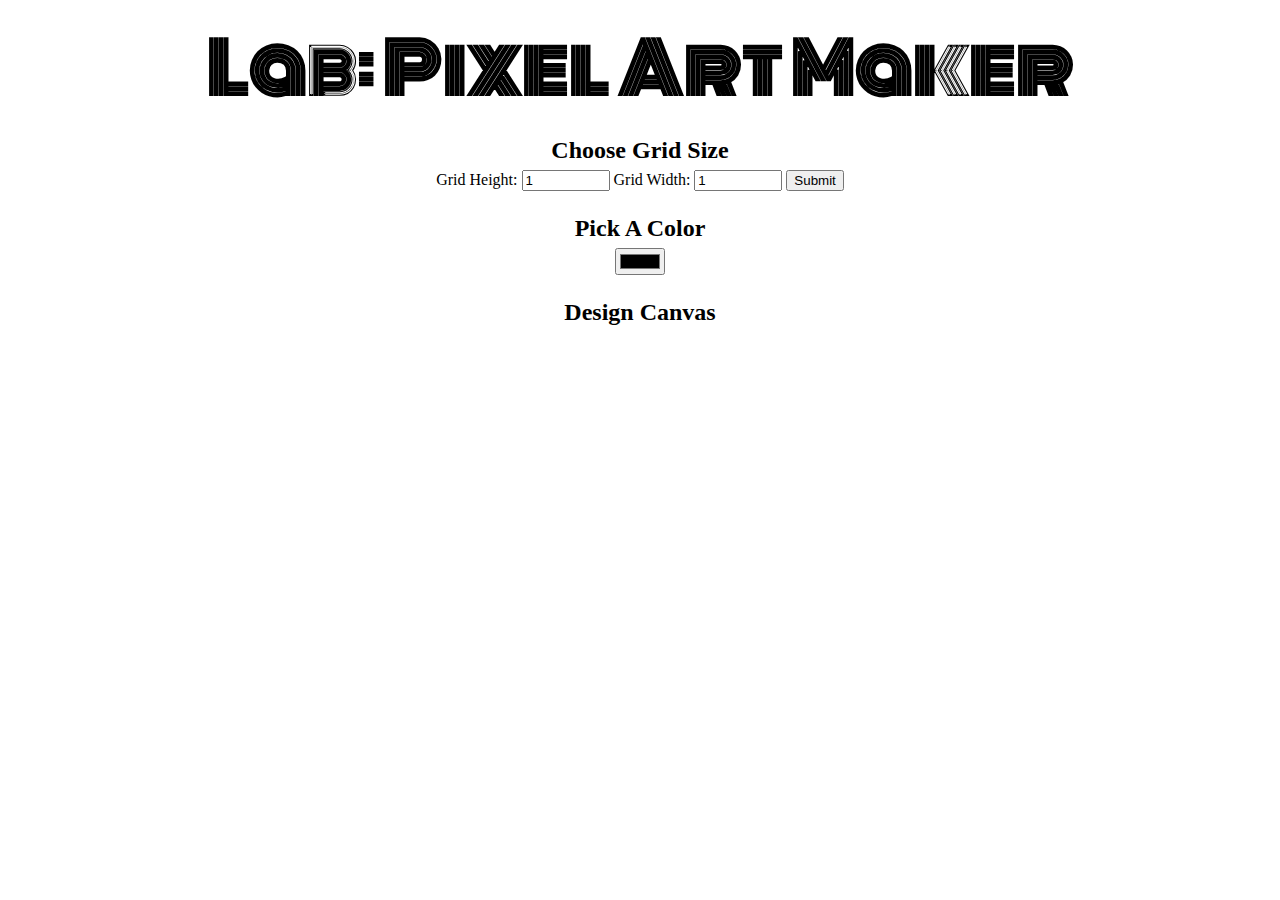
<file: P4-pixel-art-maker/index.html>
<!DOCTYPE html>
<html>
<head>
    <title>Pixel Art Maker!</title>
    <link rel="stylesheet" href="https://fonts.googleapis.com/css?family=Monoton">
    <link rel="stylesheet" href="styles.css">
</head>
<body>
    <h1>Lab: Pixel Art Maker</h1>

    <h2>Choose Grid Size</h2>
    <form id="sizePicker">
        Grid Height:
        <input type="number" id="inputHeight" name="height" min="1" value="1">
        Grid Width:
        <input type="number" id="inputWidth" name="width" min="1" value="1">
        <input type="submit">
    </form>

    <h2>Pick A Color</h2>
    <input type="color" id="colorPicker">

    <h2>Design Canvas</h2>
    <table id="pixelCanvas"></table>

    <script src="designs.js"></script>
</body>
</html>
</file>
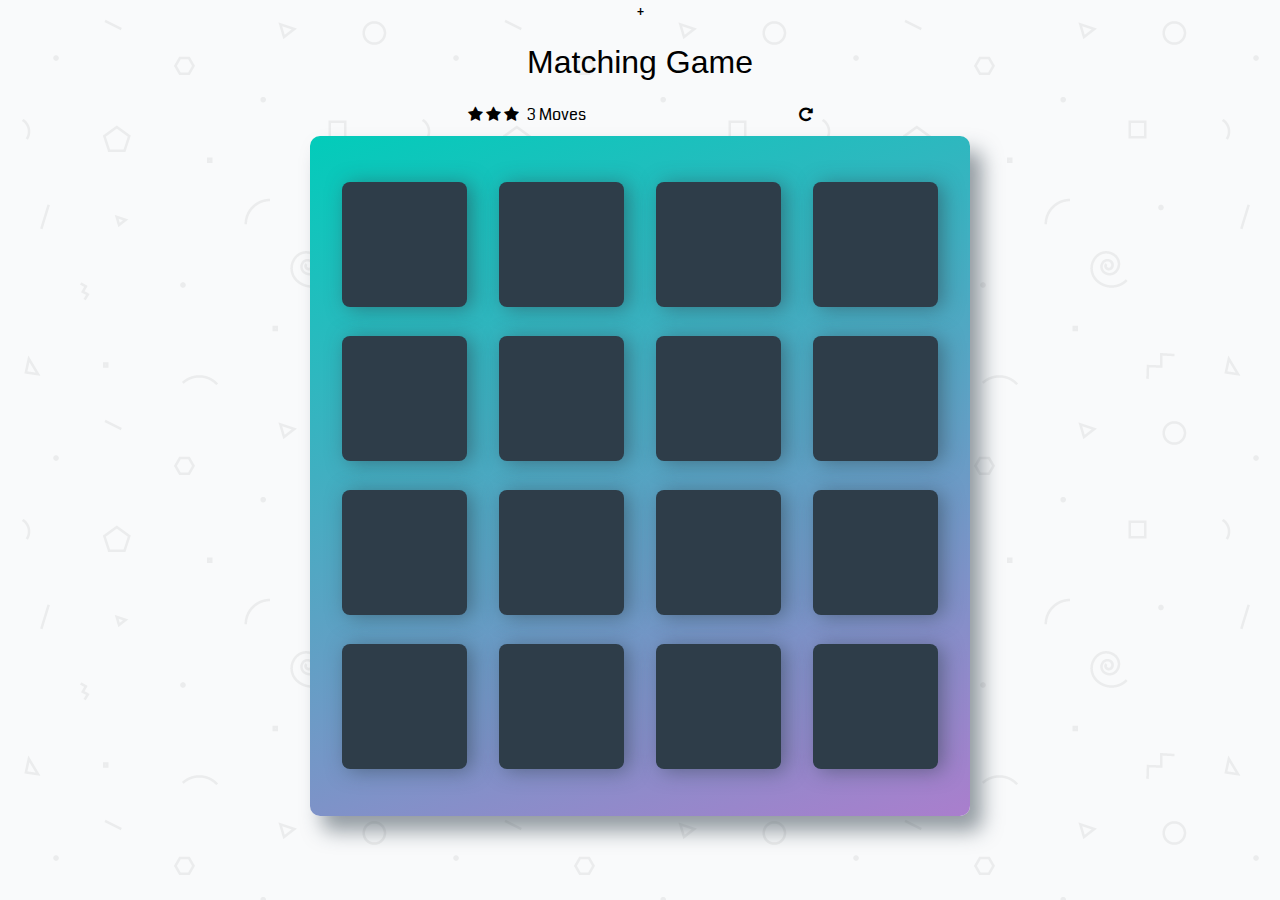
<file: P5-memory-game_zh/memory-game_zh/index.html>
<!doctype html>
<html lang="en">
<head>
    <meta charset="utf-8">
    <title>Matching Game</title>
    <meta name="description" content="">
    <link rel="stylesheet prefetch" href="https://maxcdn.bootstrapcdn.com/font-awesome/4.6.1/css/font-awesome.min.css">
    <link rel="stylesheet prefetch" href="https://fonts.googleapis.com/css?family=Coda">
    <link rel="stylesheet" href="css/app.css">
</head>
<body>

    <div class="container">
        +
        <header>
            <h1>Matching Game</h1>
        </header>

        <section class="score-panel">
        	<ul class="stars">
        		<li><i class="fa fa-star"></i></li>
        		<li><i class="fa fa-star"></i></li>
        		<li><i class="fa fa-star"></i></li>
        	</ul>

        	<span class="moves">3</span> Moves

            <div class="restart">
        		<i class="fa fa-repeat"></i>
        	</div>
        </section>

        <ul class="deck">
           
        </ul>
    </div>

    <script src="js/app.js"></script>
</body>
</html>
</file>
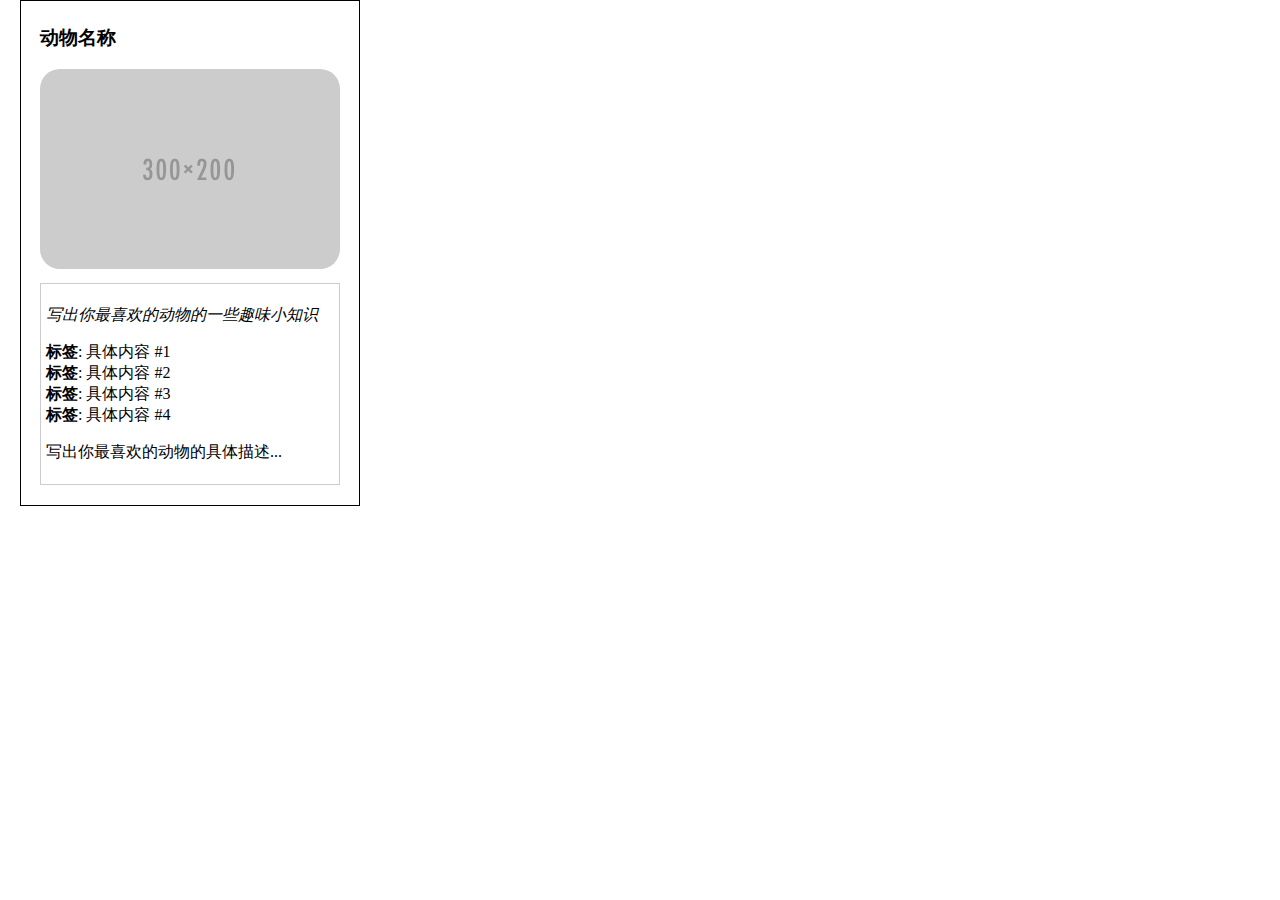
<file: animal-trading-cards_zh/card.html>
<!DOCTYPE html>
<html>

<head>
	<meta charset="utf-8">
	<title>动物交换卡</title>
	<link rel="stylesheet" href="styles.css">
</head>

<body>
	<div class="container">
		<div class="card">
			<!-- 在下面输入你最喜欢的动物（或者其他...）的名字 -->
			<h3>动物名称</h3>
			<!-- 在下面输入你最喜欢的动物的图片 -->

			<img src="./placeholder.png" alt="name-of-your-animal">
			<div class="animalInfo">
				<!-- 在下面输入你最喜欢的动物的一些趣味小知识 -->
				<p class="info">写出你最喜欢的动物的一些趣味小知识</p>
				<ul>
					<!-- 在下面输入你最喜欢的动物的信息列表 -->
					<li>
						<span>标签</span>: 具体内容 #1</li>
					<li>
						<span>标签</span>: 具体内容 #2</li>
					<li>
						<span>标签</span>: 具体内容 #3</li>
					<li>
						<span>标签</span>: 具体内容 #4</li>
				</ul>
				<!-- 在下面输入你最喜欢的动物的具体描述 -->
				<p>写出你最喜欢的动物的具体描述...</p>
			</div>
		</div>

	</div>
</body>

</html>
</file>
<file: P4-pixel-art-maker/styles.css>
body {
    text-align: center;
}

h1 {
    font-family: Monoton;
    font-size: 70px;
    margin: 0.2em;
}

h2 {
    margin: 1em 0 0.25em;
}

h2:first-of-type {
    margin-top: 0.5em;
}

table,
tr,
td {
    border: 1px solid black;
}

table {
    border-collapse: collapse;
    margin: 0 auto;
}

tr {
    height: 20px;
}

td {
    width: 20px;
}

input[type=number] {
    width: 6em;
}
</file>
<file: P5-memory-game_zh/memory-game_zh/css/app.css>
html {
    box-sizing: border-box;
}

*,
*::before,
*::after {
    box-sizing: inherit;
}

html,
body {
    width: 100%;
    height: 100%;
    margin: 0;
    padding: 0;
}

body {
    background: #ffffff url('../img/geometry2.png'); /* Background pattern from Subtle Patterns */
    font-family: 'Coda', cursive;
}

.container {
    display: flex;
    justify-content: center;
    align-items: center;
    flex-direction: column;
}

h1 {
    font-family: 'Open Sans', sans-serif;
    font-weight: 300;
}

/*
 * Styles for the deck of cards
 */

.deck {
    width: 660px;
    min-height: 680px;
    background: linear-gradient(160deg, #02ccba 0%, #aa7ecd 100%);
    padding: 32px;
    border-radius: 10px;
    box-shadow: 12px 15px 20px 0 rgba(46, 61, 73, 0.5);
    display: flex;
    flex-wrap: wrap;
    justify-content: space-between;
    align-items: center;
    margin: 0 0 3em;
}

.deck .card {
    height: 125px;
    width: 125px;
    background: #2e3d49;
    font-size: 0;
    color: #ffffff;
    border-radius: 8px;
    cursor: pointer;
    display: flex;
    justify-content: center;
    align-items: center;
    box-shadow: 5px 2px 20px 0 rgba(46, 61, 73, 0.5);
}

.deck .card.open {
    transform: rotateY(0);
    background: #02b3e4;
    cursor: default;
}

.deck .card.show {
    font-size: 33px;
}

.deck .card.match {
    cursor: default;
    background: #02ccba;
    font-size: 33px;
}

/*
 * Styles for the Score Panel
 */

.score-panel {
    text-align: left;
    width: 345px;
    margin-bottom: 10px;
}

.score-panel .stars {
    margin: 0;
    padding: 0;
    display: inline-block;
    margin: 0 5px 0 0;
}

.score-panel .stars li {
    list-style: none;
    display: inline-block;
}

.score-panel .restart {
    float: right;
    cursor: pointer;
}
</file>
<file: animal-trading-cards_zh/styles.css>
/* 添加 CSS */

* {
  box-sizing: border-box;
}

body {
  margin: 0;
  padding: 0;
}

.container {
  width: 340px;
  margin-left: 20px;
  border: 1px solid #000;
  box-shadow:
  /* background-color: #4f4f4f; */
}

.card {
  width: 300px;
  margin: 0 auto;
  padding-top: 5px;
  /* background-color: rgb(221, 78, 78); */

}

img {
  border-radius: 20px;
  cursor: pointer;
}

.animalInfo {
  padding: 5px;
  margin-top: 10px;
  margin-bottom: 20px;
  border: 1px solid #ccc;
}

.info {
  font-style: italic;
}

ul {
  list-style: none;
  padding: 0;
}

li span {
  font-weight: bold;
}
</file>
